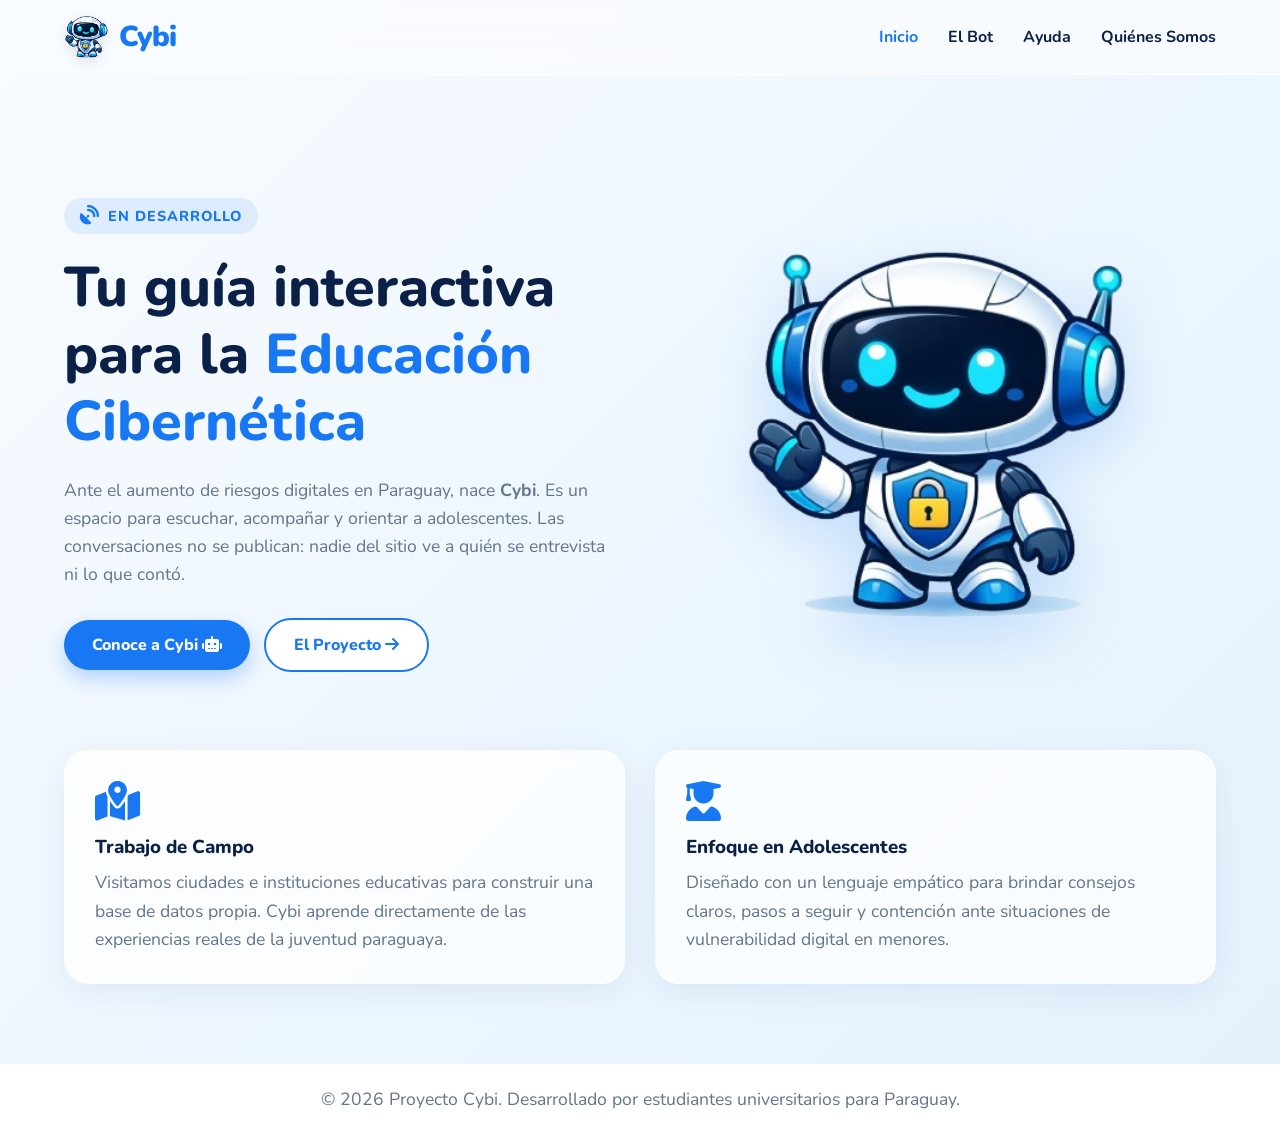
<file: index.html>
<!DOCTYPE html>
<html lang="es">
<head>
    <meta charset="UTF-8">
    <meta name="viewport" content="width=device-width, initial-scale=1.0">
    <title>Cybi | Educación Cibernética en Paraguay</title>
    <link rel="stylesheet" href="https://cdnjs.cloudflare.com/ajax/libs/font-awesome/6.4.0/css/all.min.css">
    <link rel="stylesheet" href="css/style.css">
</head>
<body>

    <header>
        <div class="container">
            <nav>
                <a href="index.html" class="logo-container">
                    <img src="img/cybi-logo.jpeg" alt="Logo Cybi" style="border-radius: 50%;">
                    <span class="logo-text">Cybi</span>
                </a>
                
                <button class="menu-toggle" id="mobile-menu-btn">
                    <i class="fa-solid fa-bars"></i>
                </button>

                <ul class="nav-links" id="nav-links">
                    <li><a href="index.html" style="color: var(--primary-blue);">Inicio</a></li>
                    <li><a href="chatbot.html">El Bot</a></li>
                    <li><a href="ayuda.html">Ayuda</a></li>
                    <li><a href="nosotros.html">Quiénes Somos</a></li>
                </ul>
            </nav>
        </div>
    </header>

    <main class="container">
        <section class="hero">
            <div class="hero-content">
                <div class="dev-badge">
                    <i class="fa-solid fa-satellite-dish"></i> EN DESARROLLO
                </div>
                
                <h1>Tu guía interactiva para la <span>Educación Cibernética</span></h1>
                
                <p>
                    Ante el aumento de riesgos digitales en Paraguay, nace <strong>Cybi</strong>.
                    Es un espacio para escuchar, acompañar y orientar a adolescentes. Las conversaciones no se publican: nadie del sitio ve a quién se entrevista ni lo que contó.
                </p>

                <div class="hero-buttons">
                    <a href="chatbot.html" class="btn btn-primary">Conoce a Cybi <i class="fa-solid fa-robot"></i></a>
                    <a href="nosotros.html" class="btn btn-secondary">El Proyecto <i class="fa-solid fa-arrow-right"></i></a>
                </div>
            </div>

            <div class="hero-image">
                <img src="img/cybi-logo.jpeg" alt="Cybi el Robot" style="border-radius: 30px;">
            </div>
        </section>

        <section style="margin-bottom: 80px; display: grid; grid-template-columns: repeat(auto-fit, minmax(280px, 1fr)); gap: 30px;">
            <div class="glass-card">
                <i class="fa-solid fa-map-location-dot" style="font-size: 2.5rem; color: var(--primary-blue); margin-bottom: 15px;"></i>
                <h3>Trabajo de Campo</h3>
                <p style="margin-top: 10px;">Visitamos ciudades e instituciones educativas para construir una base de datos propia. Cybi aprende directamente de las experiencias reales de la juventud paraguaya.</p>
            </div>
            
            <div class="glass-card">
                <i class="fa-solid fa-user-graduate" style="font-size: 2.5rem; color: var(--primary-blue); margin-bottom: 15px;"></i>
                <h3>Enfoque en Adolescentes</h3>
                <p style="margin-top: 10px;">Diseñado con un lenguaje empático para brindar consejos claros, pasos a seguir y contención ante situaciones de vulnerabilidad digital en menores.</p>
            </div>
        </section>
    </main>

    <footer>
        <div class="container">
            <p>&copy; 2026 Proyecto Cybi. Desarrollado por estudiantes universitarios para Paraguay.</p>
        </div>
    </footer>

    <script>
        const menuBtn = document.getElementById('mobile-menu-btn');
        const navLinks = document.getElementById('nav-links');

        menuBtn.addEventListener('click', () => {
            navLinks.classList.toggle('active');
            // Animación del ícono
            const icon = menuBtn.querySelector('i');
            if(navLinks.classList.contains('active')) {
                icon.classList.remove('fa-bars');
                icon.classList.add('fa-xmark');
            } else {
                icon.classList.remove('fa-xmark');
                icon.classList.add('fa-bars');
            }
        });
    </script>
</body>
</html>
</file>
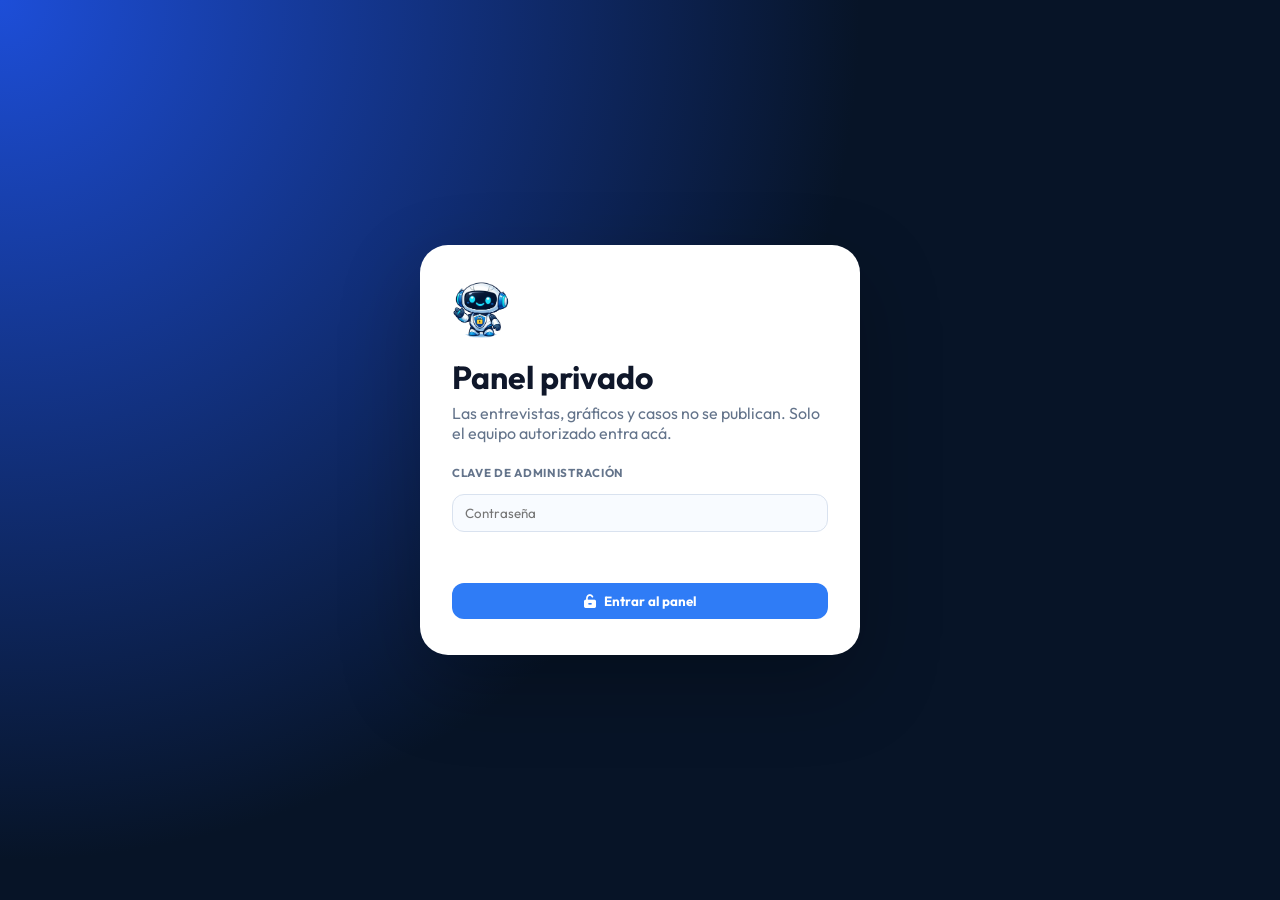
<file: admin/index.html>
<!DOCTYPE html>
<html lang="es">
<head>
    <meta charset="UTF-8">
    <meta name="robots" content="noindex,nofollow">
    <meta name="viewport" content="width=device-width, initial-scale=1.0">
    <title>Cybi Admin | Acceso</title>
    <link rel="stylesheet" href="https://cdnjs.cloudflare.com/ajax/libs/font-awesome/6.4.0/css/all.min.css">
    <link rel="stylesheet" href="css/admin.css">
</head>
<body class="login-body">
    <form class="login-card" id="login-form">
        <img src="../img/cybi-logo.jpeg" alt="Cybi">
        <h1>Panel privado</h1>
        <p>Las entrevistas, gráficos y casos no se publican. Solo el equipo autorizado entra acá.</p>
        <div class="field">
            <label for="admin-pass">Clave de administración</label>
            <input id="admin-pass" type="password" autocomplete="current-password" required placeholder="Contraseña">
        </div>
        <p class="help" id="login-help"></p>
        <button class="btn" type="submit" style="width:100%; justify-content:center;"><i class="fa-solid fa-unlock-keyhole"></i> Entrar al panel</button>
    </form>
    <script src="js/config.js"></script>
    <script src="js/auth.js"></script>
    <script src="js/login.js"></script>
</body>
</html>
</file>
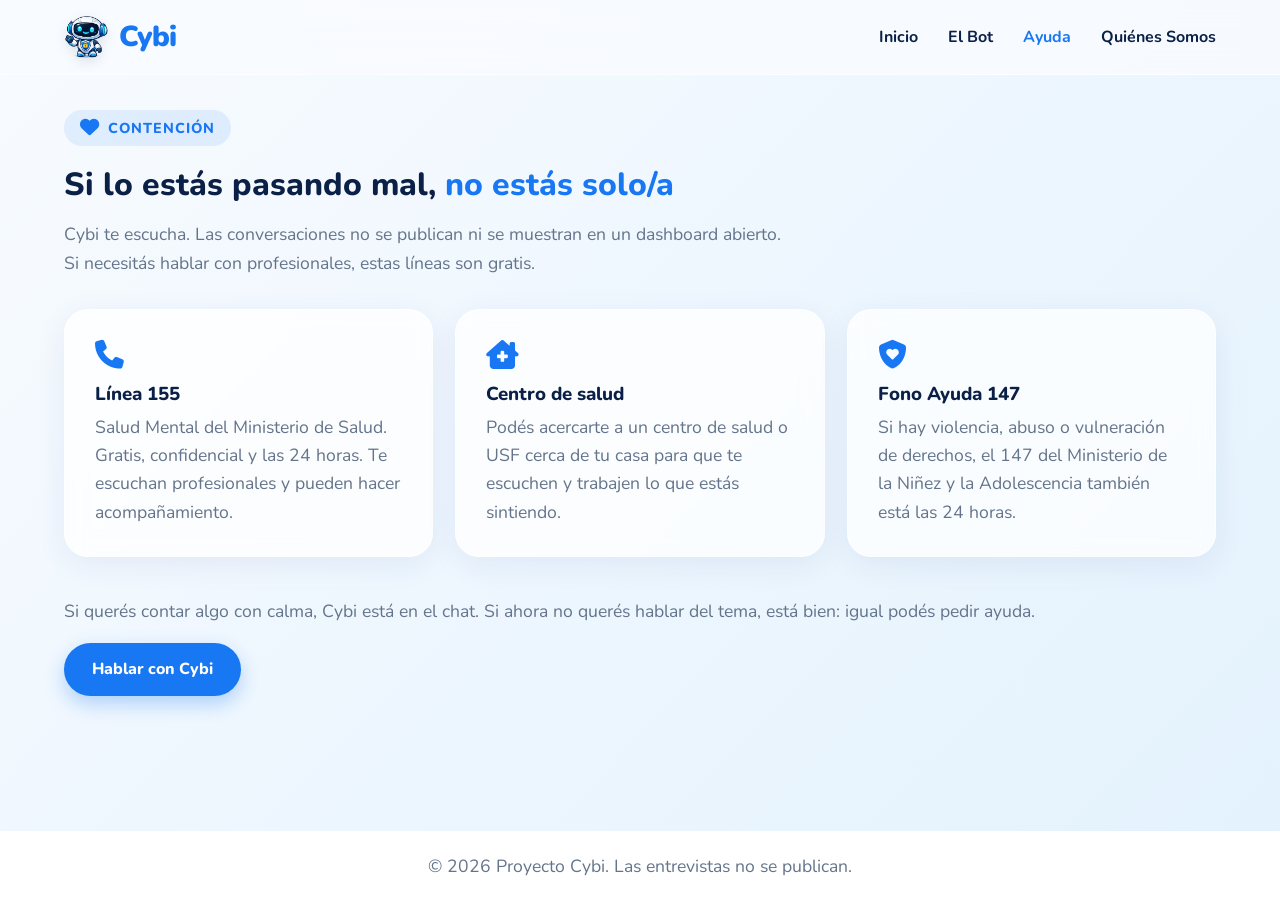
<file: ayuda.html>
<!DOCTYPE html>
<html lang="es">
<head>
    <meta charset="UTF-8">
    <meta name="viewport" content="width=device-width, initial-scale=1.0">
    <title>Cybi | Ayuda y contención</title>
    <link rel="stylesheet" href="https://cdnjs.cloudflare.com/ajax/libs/font-awesome/6.4.0/css/all.min.css">
    <link rel="stylesheet" href="css/style.css">
</head>
<body>
    <header>
        <div class="container">
            <nav>
                <a href="index.html" class="logo-container">
                    <img src="img/cybi-logo.jpeg" alt="Logo Cybi" style="border-radius: 50%;">
                    <span class="logo-text">Cybi</span>
                </a>
                <button class="menu-toggle" id="mobile-menu-btn"><i class="fa-solid fa-bars"></i></button>
                <ul class="nav-links" id="nav-links">
                    <li><a href="index.html">Inicio</a></li>
                    <li><a href="chatbot.html">El Bot</a></li>
                    <li><a href="ayuda.html" style="color: var(--primary-blue);">Ayuda</a></li>
                    <li><a href="nosotros.html">Quiénes Somos</a></li>
                </ul>
            </nav>
        </div>
    </header>

    <main class="container" style="margin-top: 110px; min-height: 70vh;">
        <div class="dev-badge"><i class="fa-solid fa-heart"></i> Contención</div>
        <h1>Si lo estás pasando mal, <span style="color:var(--primary-blue)">no estás solo/a</span></h1>
        <p style="max-width:720px;margin:16px 0 32px;">Cybi te escucha. Las conversaciones no se publican ni se muestran en un dashboard abierto. Si necesitás hablar con profesionales, estas líneas son gratis.</p>

        <section style="display:grid;grid-template-columns:repeat(auto-fit,minmax(260px,1fr));gap:22px;margin-bottom:40px;">
            <article class="glass-card">
                <i class="fa-solid fa-phone" style="font-size:1.8rem;color:var(--primary-blue);"></i>
                <h3 style="margin:12px 0 8px;">Línea 155</h3>
                <p>Salud Mental del Ministerio de Salud. Gratis, confidencial y las 24 horas. Te escuchan profesionales y pueden hacer acompañamiento.</p>
            </article>
            <article class="glass-card">
                <i class="fa-solid fa-house-chimney-medical" style="font-size:1.8rem;color:var(--primary-blue);"></i>
                <h3 style="margin:12px 0 8px;">Centro de salud</h3>
                <p>Podés acercarte a un centro de salud o USF cerca de tu casa para que te escuchen y trabajen lo que estás sintiendo.</p>
            </article>
            <article class="glass-card">
                <i class="fa-solid fa-shield-heart" style="font-size:1.8rem;color:var(--primary-blue);"></i>
                <h3 style="margin:12px 0 8px;">Fono Ayuda 147</h3>
                <p>Si hay violencia, abuso o vulneración de derechos, el 147 del Ministerio de la Niñez y la Adolescencia también está las 24 horas.</p>
            </article>
        </section>

        <p>Si querés contar algo con calma, Cybi está en el chat. Si ahora no querés hablar del tema, está bien: igual podés pedir ayuda.</p>
        <p style="margin-top:18px;"><a class="btn btn-primary" href="chatbot.html">Hablar con Cybi</a></p>
    </main>

    <footer>
        <div class="container">
            <p>&copy; 2026 Proyecto Cybi. Las entrevistas no se publican.</p>
        </div>
    </footer>
    <script>
        const menuBtn = document.getElementById('mobile-menu-btn');
        const navLinks = document.getElementById('nav-links');
        menuBtn.addEventListener('click', () => {
            navLinks.classList.toggle('active');
            const icon = menuBtn.querySelector('i');
            icon.classList.toggle('fa-bars');
            icon.classList.toggle('fa-xmark');
        });
    </script>
</body>
</html>
</file>
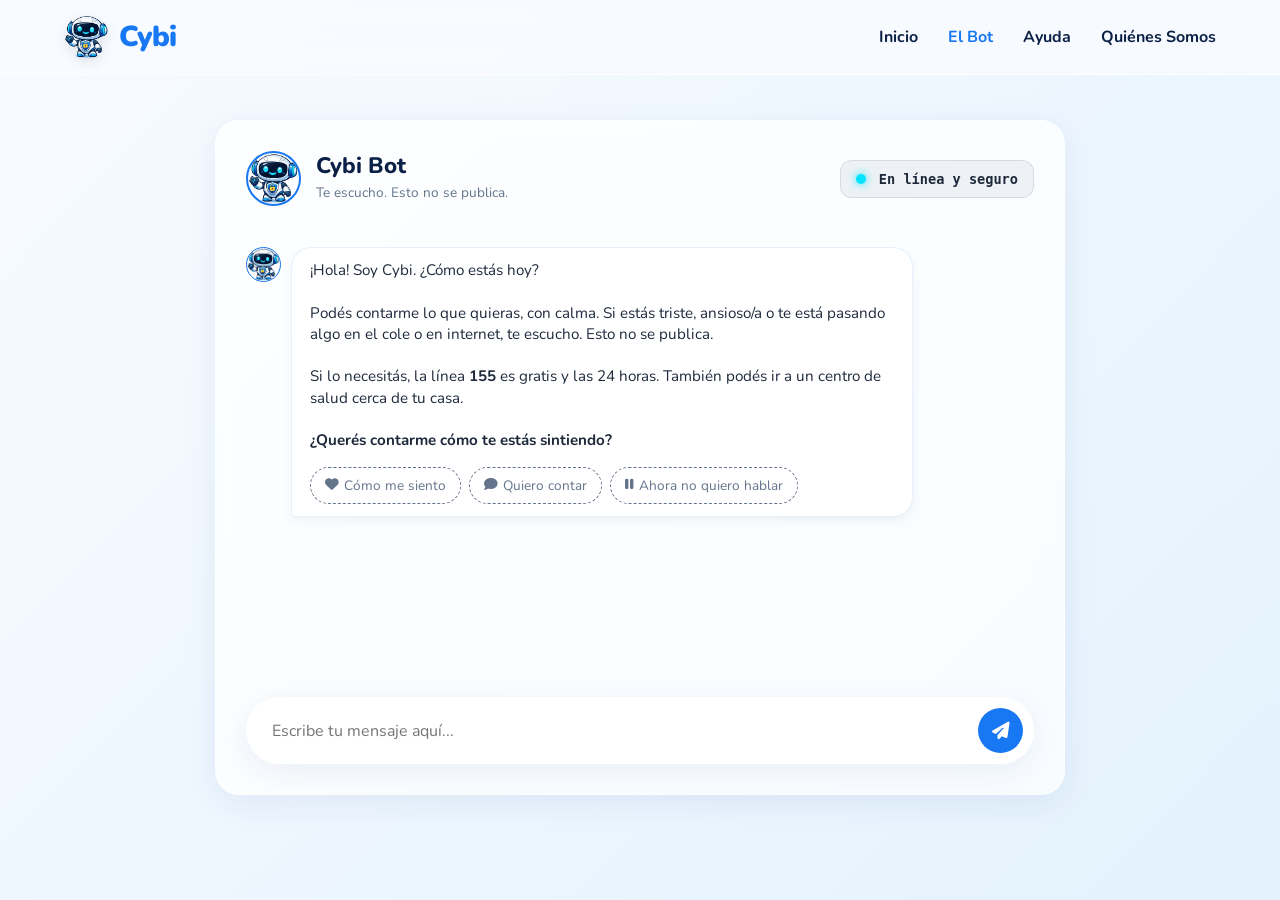
<file: chatbot.html>
<!DOCTYPE html>
<html lang="es">
<head>
    <meta charset="UTF-8">
    <meta name="viewport" content="width=device-width, initial-scale=1.0">
    <title>Cybi | Chat Educativo Seguro</title>
    <link rel="stylesheet" href="https://cdnjs.cloudflare.com/ajax/libs/font-awesome/6.4.0/css/all.min.css">
    
    <link rel="stylesheet" href="css/style.css">
    <link rel="stylesheet" href="css/chat.css">
</head>
<body>

    <header>
        <div class="container">
            <nav>
                <a href="index.html" class="logo-container">
                    <img src="img/cybi-logo.jpeg" alt="Logo Cybi" style="border-radius: 50%;">
                    <span class="logo-text">Cybi</span>
                </a>
                
                <button class="menu-toggle" id="mobile-menu-btn">
                    <i class="fa-solid fa-bars"></i>
                </button>

                <ul class="nav-links" id="nav-links">
                    <li><a href="index.html">Inicio</a></li>
                    <li><a href="chatbot.html" style="color: var(--primary-blue);">El Bot</a></li>
                    <li><a href="ayuda.html">Ayuda</a></li>
                    <li><a href="nosotros.html">Quiénes Somos</a></li>
                </ul>
            </nav>
        </div>
    </header>

    <main class="container" style="margin-top: 100px;">
        
        <div class="chat-preview-container glass-card">
            
            <div class="chat-header">
                <div class="chat-profile">
                    <img src="img/cybi-logo.jpeg" alt="Cybi Avatar">
                    <div>
                        <h2 style="font-size: 1.4rem; margin-bottom: 2px; color: var(--dark-blue);">Cybi Bot</h2>
                        <p style="font-size: 0.85rem; margin: 0; color: var(--text-light);">Te escucho. Esto no se publica.</p>
                    </div>
                </div>
                
                <div class="system-status">
                    <div>
                        <span class="status-dot" id="status-dot"></span> 
                        <strong id="status-text">Estado: Conectando...</strong>
                    </div>
                </div>
            </div>

            <div class="chat-window" id="chat-window">
                
                <div class="message-row bot">
                    <img src="img/cybi-logo.jpeg" alt="Cybi" style="width: 35px; height: 35px; border-radius: 50%; margin-right: 10px; border: 1px solid var(--primary-blue);">
                    <div class="chat-bubble bot-bubble">
                        ¡Hola! Soy Cybi. ¿Cómo estás hoy?<br><br>
                        Podés contarme lo que quieras, con calma. Si estás triste, ansioso/a o te está pasando algo en el cole o en internet, te escucho. Esto no se publica.<br><br>
                        Si lo necesitás, la línea <strong>155</strong> es gratis y las 24 horas. También podés ir a un centro de salud cerca de tu casa.<br><br>
                        <strong>¿Querés contarme cómo te estás sintiendo?</strong>
                        <div class="suggestions-container" id="suggestions">
                            <div class="suggestion-chip" onclick="window.usarSugerencia('Hola Cybi, hoy me siento ')">
                                <i class="fa-solid fa-heart"></i> Cómo me siento
                            </div>
                            <div class="suggestion-chip" onclick="window.usarSugerencia('Quiero contar algo que me está pasando ')">
                                <i class="fa-solid fa-comment"></i> Quiero contar
                            </div>
                            <div class="suggestion-chip" onclick="window.usarSugerencia('Ahora no quiero hablar de lo que me pasa, pero igual quería escribirte ')">
                                <i class="fa-solid fa-pause"></i> Ahora no quiero hablar
                            </div>
                        </div>
                    </div>
                </div>

            </div>

            <div class="chat-input-preview">
                <input type="text" id="chat-input" placeholder="Conectando con el servidor seguro..." disabled autocomplete="off">
                <button id="send-btn" title="Enviar Mensaje" disabled>
                    <i class="fa-solid fa-lock"></i>
                </button>
            </div>

        </div>

    </main>

    <script>
        const menuBtn = document.getElementById('mobile-menu-btn');
        const navLinks = document.getElementById('nav-links');

        menuBtn.addEventListener('click', () => {
            navLinks.classList.toggle('active');
            const icon = menuBtn.querySelector('i');
            if(navLinks.classList.contains('active')) {
                icon.classList.remove('fa-bars');
                icon.classList.add('fa-xmark');
            } else {
                icon.classList.remove('fa-xmark');
                icon.classList.add('fa-bars');
            }
        });
    </script>
    
    <script src="js/chat.js"></script>
</body>
</html>
</file>
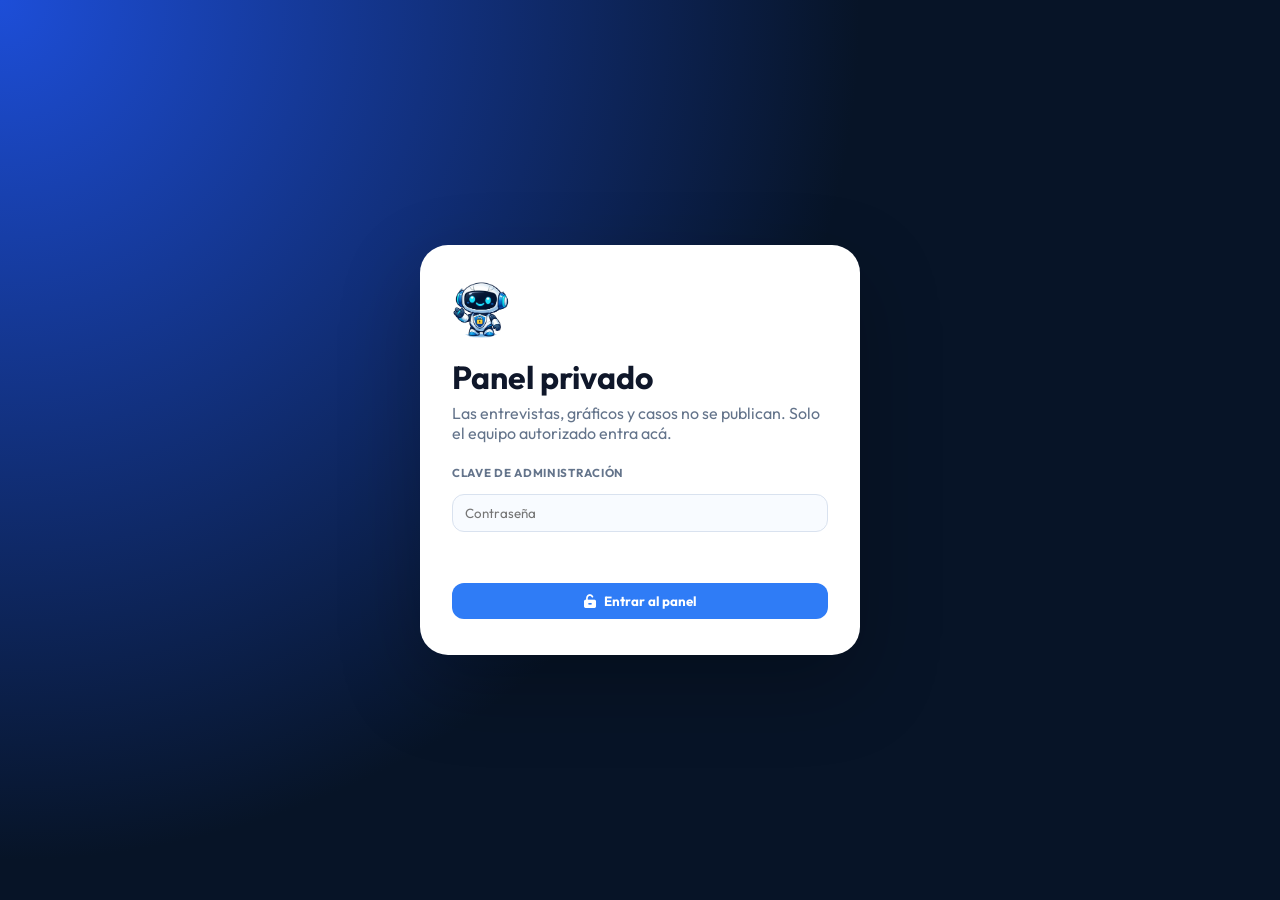
<file: cybi-admin-panel.html>
<!DOCTYPE html>
<html lang="es">
<head>
    <meta charset="UTF-8">
    <title>Cybi Admin</title>
    <meta http-equiv="refresh" content="0; url=admin/index.html">
</head>
<body>
    <p>El panel se movió. <a href="admin/index.html">Entrar al admin</a></p>
</body>
</html>
</file>
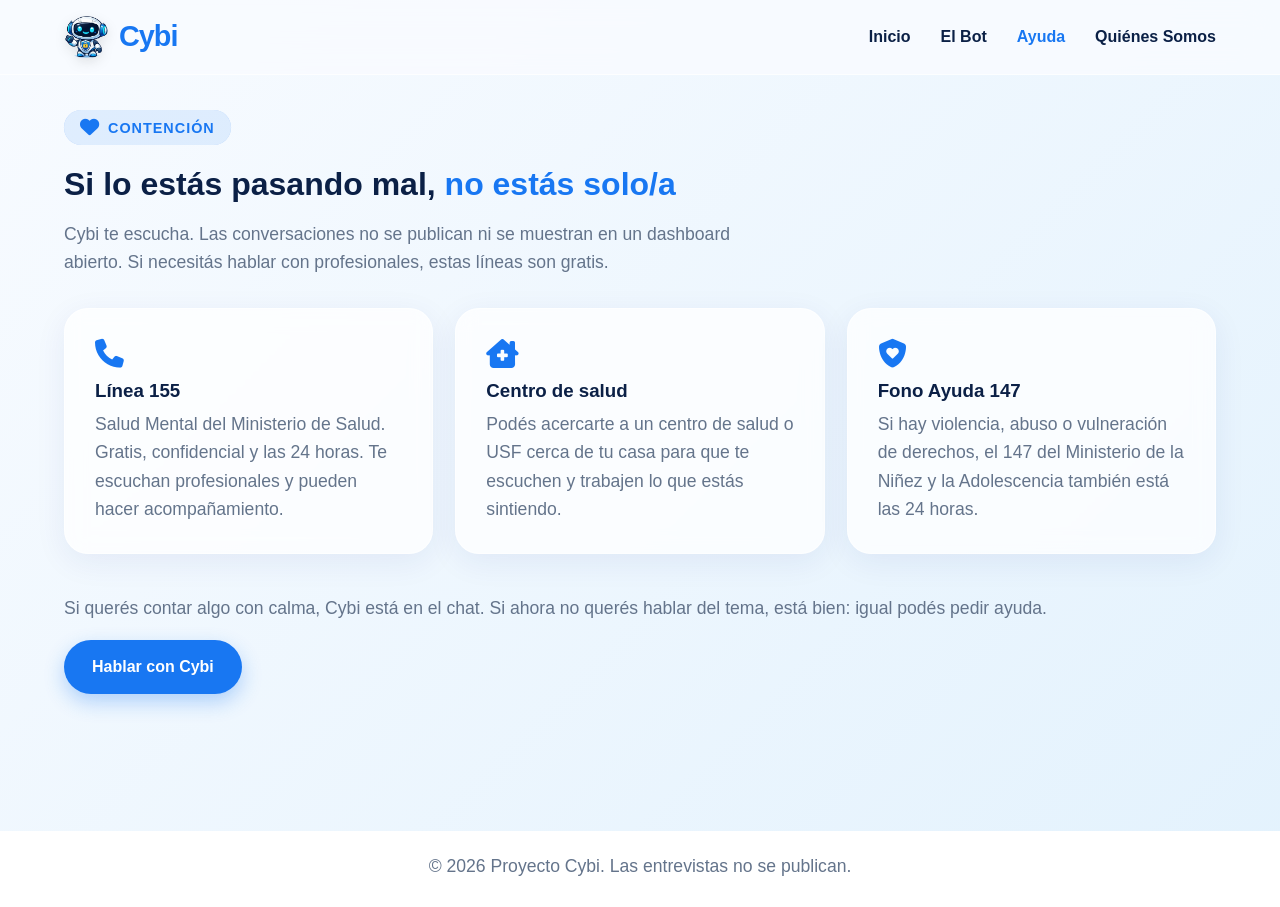
<file: estadisticas.html>
<!DOCTYPE html>
<html lang="es">
<head>
    <meta charset="UTF-8">
    <title>Sección privada | Cybi</title>
    <meta http-equiv="refresh" content="0; url=ayuda.html">
    <link rel="stylesheet" href="css/style.css">
</head>
<body>
    <main class="container" style="margin-top:80px;">
        <h1>Esta sección ya no es pública</h1>
        <p>Las estadísticas, entrevistas y conversaciones pasaron al panel privado del equipo. El público no puede ver a quién se entrevista ni los chats.</p>
        <p><a href="ayuda.html">Ir a Ayuda</a> · <a href="index.html">Inicio</a></p>
    </main>
</body>
</html>
</file>
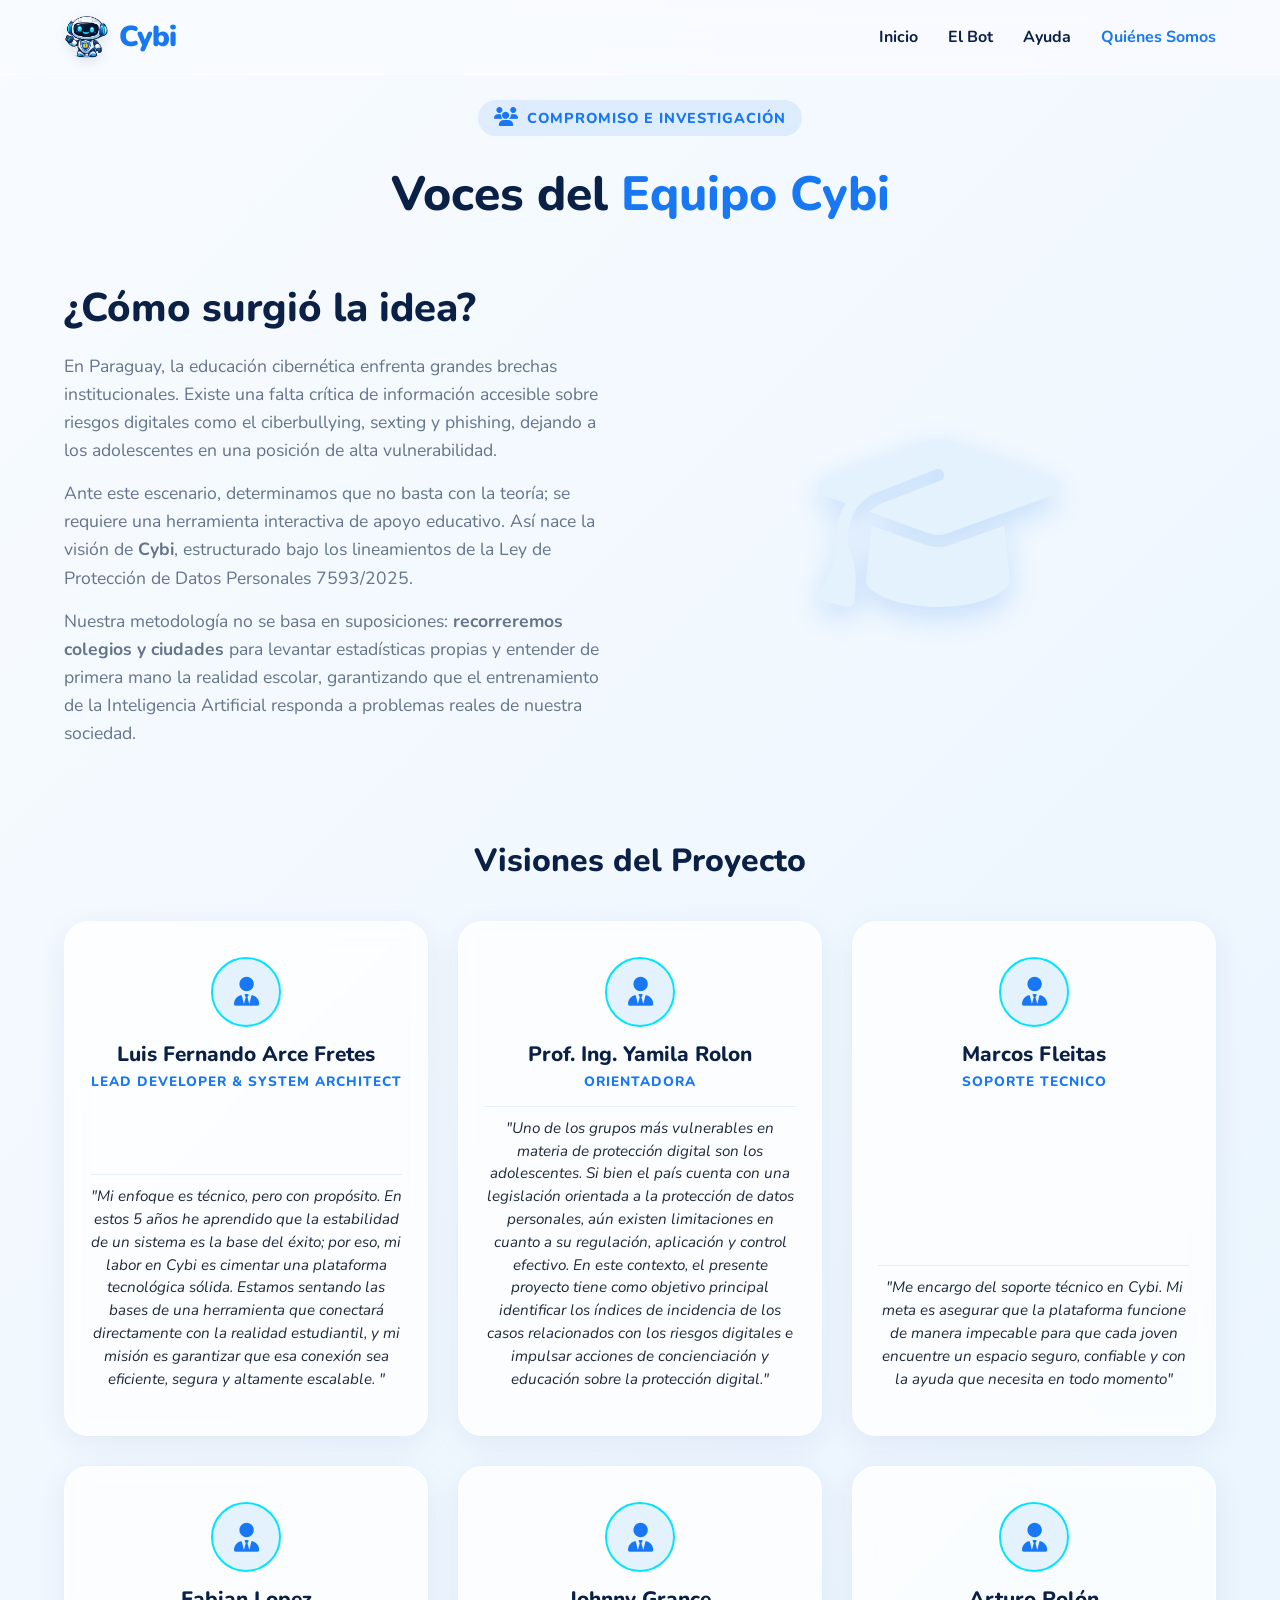
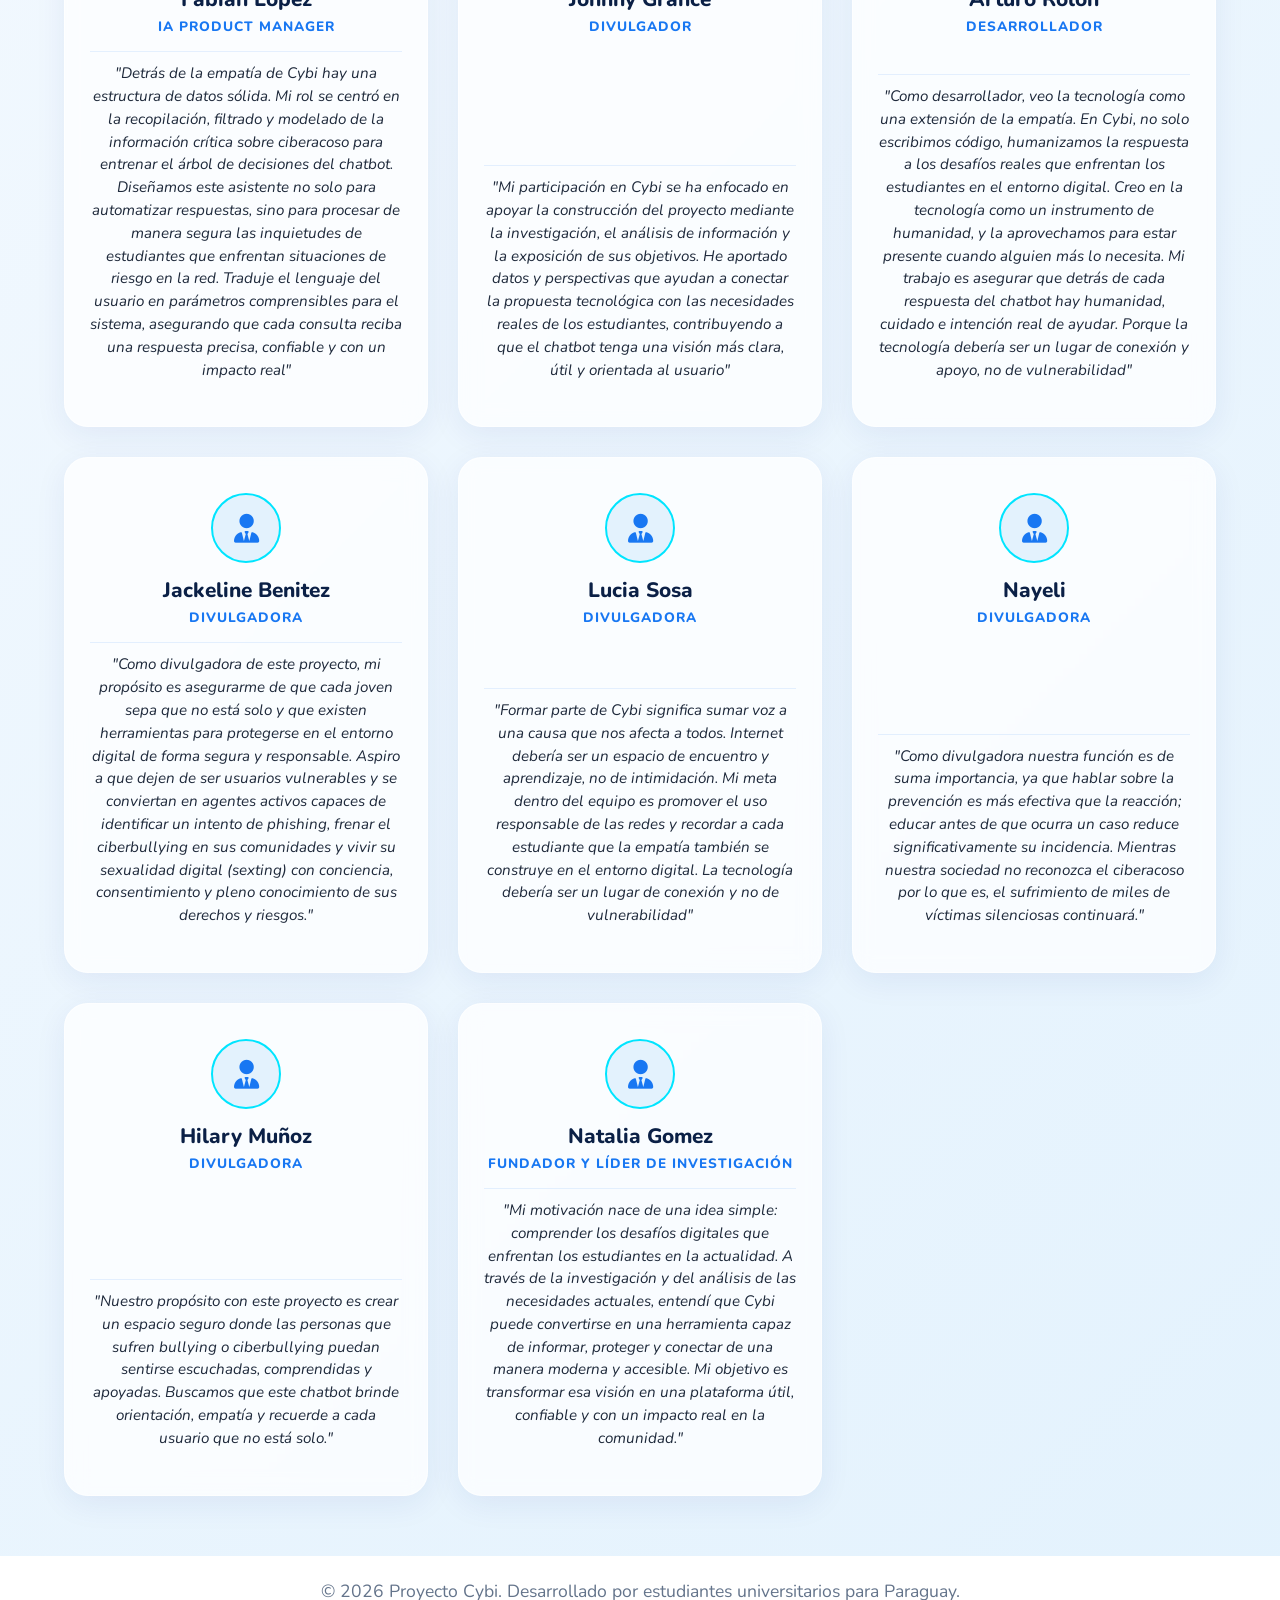
<file: nosotros.html>
<!DOCTYPE html>
<html lang="es">
<head>
    <meta charset="UTF-8">
    <meta name="viewport" content="width=device-width, initial-scale=1.0">
    <title>Cybi | Nuestro Equipo e Impacto</title>
    <link rel="stylesheet" href="https://cdnjs.cloudflare.com/ajax/libs/font-awesome/6.4.0/css/all.min.css">
    <link rel="stylesheet" href="css/style.css">
    
    <style>
        .about-header {
            text-align: center;
            margin-bottom: 60px;
        }

        .story-section {
            display: flex;
            gap: 40px;
            align-items: center;
            margin-bottom: 80px;
        }

        .story-text {
            flex: 1;
        }

        .story-text h2 {
            font-size: 2.5rem;
            margin-bottom: 20px;
            color: var(--dark-blue);
        }

        .story-text p {
            margin-bottom: 15px;
            font-size: 1.1rem;
        }

        .story-icon {
            flex: 1;
            display: flex;
            justify-content: center;
            font-size: 12rem;
            color: var(--light-blue);
            text-shadow: 0 10px 30px rgba(24, 119, 242, 0.2);
        }

        /* Grid adaptado para mostrar las declaraciones profesionales */
        .team-grid {
            display: grid;
            grid-template-columns: repeat(auto-fit, minmax(280px, 1fr));
            gap: 30px;
            margin-bottom: 60px;
        }

        .team-member {
            text-align: center;
            padding: 35px 25px;
            display: flex;
            flex-direction: column;
            justify-content: space-between;
            height: 100%;
        }

        .team-avatar {
            width: 70px;
            height: 70px;
            background: var(--light-blue);
            border-radius: 50%;
            display: flex;
            align-items: center;
            justify-content: center;
            margin: 0 auto 15px auto;
            font-size: 1.8rem;
            color: var(--primary-blue);
            border: 2px solid var(--cyan-accent);
        }

        .team-member h3 {
            font-size: 1.3rem;
            margin-bottom: 5px;
            color: var(--dark-blue);
        }

        .team-member .role {
            font-size: 0.85rem;
            color: var(--primary-blue);
            font-weight: 800;
            text-transform: uppercase;
            letter-spacing: 1px;
            margin-bottom: 15px;
        }

        .team-quote {
            font-size: 0.95rem;
            line-height: 1.5;
            color: var(--text-dark);
            font-style: italic;
            position: relative;
            padding: 10px 0;
            border-top: 1px solid rgba(24, 119, 242, 0.1);
            margin-top: auto;
        }

        /* Ajustes extra para móviles */
        @media (max-width: 768px) {
            .story-section {
                flex-direction: column;
                text-align: center;
            }
            .story-icon {
                display: none;
            }
        }
        
        @media (max-width: 576px) {
            .about-header h1 { font-size: 2.2rem; }
            .story-text h2 { font-size: 2rem; }
            .team-grid { grid-template-columns: 1fr; }
            .team-member { padding: 25px 20px; }
        }
    </style>
</head>
<body>

    <header>
        <div class="container">
            <nav>
                <a href="index.html" class="logo-container">
                    <img src="img/cybi-logo.jpeg" alt="Logo Cybi" style="border-radius: 50%;">
                    <span class="logo-text">Cybi</span>
                </a>
                
                <button class="menu-toggle" id="mobile-menu-btn">
                    <i class="fa-solid fa-bars"></i>
                </button>

                <ul class="nav-links" id="nav-links">
                    <li><a href="index.html">Inicio</a></li>
                    <li><a href="chatbot.html">El Bot</a></li>
                    <li><a href="ayuda.html">Ayuda</a></li>
                    <li><a href="nosotros.html" style="color: var(--primary-blue);">Quiénes Somos</a></li>
                </ul>
            </nav>
        </div>
    </header>

    <main class="container" style="margin-top: 100px; min-height: 70vh;">
        
        <div class="about-header">
            <div class="dev-badge">
                <i class="fa-solid fa-users"></i> Compromiso e Investigación
            </div>
            <h1 style="font-size: 3rem; margin-top: 10px;">Voces del <span style="color: var(--primary-blue);">Equipo Cybi</span></h1>
        </div>

        <div class="story-section">
            <div class="story-text">
                <h2>¿Cómo surgió la idea?</h2>
                <p>
                    En Paraguay, la educación cibernética enfrenta grandes brechas institucionales. Existe una falta crítica de información accesible sobre riesgos digitales como el ciberbullying, sexting y phishing, dejando a los adolescentes en una posición de alta vulnerabilidad.
                </p>
                <p>
                    Ante este escenario, determinamos que no basta con la teoría; se requiere una herramienta interactiva de apoyo educativo. Así nace la visión de <strong>Cybi</strong>, estructurado bajo los lineamientos de la Ley de Protección de Datos Personales 7593/2025.
                </p>
                <p>
                    Nuestra metodología no se basa en suposiciones: <strong>recorreremos colegios y ciudades</strong> para levantar estadísticas propias y entender de primera mano la realidad escolar, garantizando que el entrenamiento de la Inteligencia Artificial responda a problemas reales de nuestra sociedad.
                </p>
            </div>
            <div class="story-icon">
                <i class="fa-solid fa-graduation-cap"></i>
            </div>
        </div>

        <h2 style="text-align: center; margin-bottom: 40px; font-size: 2rem;">Visiones del Proyecto</h2>
        <div class="team-grid">
            
            <div class="glass-card team-member">
                <div>
                    <div class="team-avatar"><i class="fa-solid fa-user-tie"></i></div>
                    <h3>Luis Fernando Arce Fretes</h3>
                    <div class="role">Lead Developer & System Architect</div>
                </div>
                <p class="team-quote">
                    "Mi enfoque es técnico, pero con propósito. En estos 5 años he aprendido que la estabilidad de un sistema es la base del éxito; por eso, mi labor en Cybi es cimentar una plataforma tecnológica sólida. Estamos sentando las bases de una herramienta que conectará directamente con la realidad estudiantil, y mi misión es garantizar que esa conexión sea eficiente, segura y altamente escalable. "
                </p>
            </div>

            <div class="glass-card team-member">
                <div>
                    <div class="team-avatar"><i class="fa-solid fa-user-tie"></i></div>
                    <h3>Prof. Ing. Yamila Rolon</h3>
                    <div class="role">Orientadora</div>
                </div>
                <p class="team-quote">
                    "Uno de los grupos más vulnerables en materia de protección digital son los adolescentes. Si bien el país cuenta con una legislación orientada a la protección de datos personales, aún existen limitaciones en cuanto a su regulación, aplicación y control efectivo. En este contexto, el presente proyecto tiene como objetivo principal identificar los índices de incidencia de los casos relacionados con los riesgos digitales e impulsar acciones de concienciación y educación sobre la protección digital."
                </p>
            </div>

            <div class="glass-card team-member">
                <div>
                    <div class="team-avatar"><i class="fa-solid fa-user-tie"></i></div>
                    <h3>Marcos Fleitas</h3>
                    <div class="role">Soporte Tecnico</div>
                </div>
                <p class="team-quote">
                    "Me encargo del soporte técnico en Cybi. Mi meta es asegurar que la plataforma funcione de manera impecable para que cada joven encuentre un espacio seguro, confiable y con la ayuda que necesita en todo momento"
                </p>
            </div>

            <div class="glass-card team-member">
                <div>
                    <div class="team-avatar"><i class="fa-solid fa-user-tie"></i></div>
                    <h3>Fabian Lopez</h3>
                    <div class="role">IA Product Manager</div>
                </div>
                <p class="team-quote">
                    "Detrás de la empatía de Cybi hay una estructura de datos sólida. Mi rol se centró en la recopilación, filtrado y modelado de la información crítica sobre ciberacoso para entrenar el árbol de decisiones del chatbot. Diseñamos este asistente no solo para automatizar respuestas, sino para procesar de manera segura las inquietudes de estudiantes que enfrentan situaciones de riesgo en la red. Traduje el lenguaje del usuario en parámetros comprensibles para el sistema, asegurando que cada consulta reciba una respuesta precisa, confiable y con un impacto real"
                </p>
            </div>

            <div class="glass-card team-member">
                <div>
                    <div class="team-avatar"><i class="fa-solid fa-user-tie"></i></div>
                    <h3>Johnny Grance</h3>
                    <div class="role">Divulgador</div>
                </div>
                <p class="team-quote">
                    "Mi participación en Cybi se ha enfocado en apoyar la construcción del proyecto mediante la investigación, el análisis de información y la exposición de sus objetivos. He aportado datos y perspectivas que ayudan a conectar la propuesta tecnológica con las necesidades reales de los estudiantes, contribuyendo a que el chatbot tenga una visión más clara, útil y orientada al usuario"
                </p>
            </div>

            <div class="glass-card team-member">
                <div>
                    <div class="team-avatar"><i class="fa-solid fa-user-tie"></i></div>
                    <h3>Arturo Rolón</h3>
                    <div class="role">Desarrollador</div>
                </div>
                <p class="team-quote">
                    "Como desarrollador, veo la tecnología como una extensión de la empatía. En Cybi, no solo escribimos código, humanizamos la respuesta a los desafíos reales que enfrentan los estudiantes en el entorno digital. Creo en la tecnología como un instrumento de humanidad, y la aprovechamos para estar presente cuando alguien más lo necesita. Mi trabajo es asegurar que detrás de cada respuesta del chatbot hay humanidad, cuidado e intención real de ayudar. Porque la tecnología debería ser un lugar de conexión y apoyo, no de vulnerabilidad"
                </p>
            </div>

            <div class="glass-card team-member">
                <div>
                    <div class="team-avatar"><i class="fa-solid fa-user-tie"></i></div>
                    <h3>Jackeline Benitez</h3>
                    <div class="role">Divulgadora</div>
                </div>
                <p class="team-quote">
                    "Como divulgadora de este proyecto, mi propósito es asegurarme de que cada joven sepa que no está solo y que existen herramientas para protegerse en el entorno digital de forma segura y responsable. Aspiro a que dejen de ser usuarios vulnerables y se conviertan en agentes activos capaces de identificar un intento de phishing, frenar el ciberbullying en sus comunidades y vivir su sexualidad digital (sexting) con conciencia, consentimiento y pleno conocimiento de sus derechos y riesgos."
                </p>
            </div>

            <div class="glass-card team-member">
                <div>
                    <div class="team-avatar"><i class="fa-solid fa-user-tie"></i></div>
                    <h3>Lucia Sosa</h3>
                    <div class="role">Divulgadora</div>
                </div>
                <p class="team-quote">
                    "Formar parte de Cybi significa sumar voz a una causa que nos afecta a todos. Internet debería ser un espacio de encuentro y aprendizaje, no de intimidación. Mi meta dentro del equipo es promover el uso responsable de las redes y recordar a cada estudiante que la empatía también se construye en el entorno digital. La tecnología debería ser un lugar de conexión y no de vulnerabilidad"
                </p>
            </div>

                        <div class="glass-card team-member">
                <div>
                    <div class="team-avatar"><i class="fa-solid fa-user-tie"></i></div>
                    <h3>Nayeli</h3>
                    <div class="role">Divulgadora</div>
                </div>
                <p class="team-quote">
                    "Como divulgadora nuestra función es de suma importancia, ya que hablar sobre la prevención es más efectiva que la reacción; educar antes de que ocurra un caso reduce significativamente su incidencia. Mientras nuestra sociedad no reconozca el ciberacoso por lo que es, el sufrimiento de miles de víctimas silenciosas continuará."
                </p>
            </div>

            <div class="glass-card team-member">
                <div>
                    <div class="team-avatar"><i class="fa-solid fa-user-tie"></i></div>
                    <h3>Hilary Muñoz</h3>
                    <div class="role">Divulgadora</div>
                </div>
                <p class="team-quote">
                    "Nuestro propósito con este proyecto es crear un espacio seguro donde las personas que sufren bullying o ciberbullying puedan sentirse escuchadas, comprendidas y apoyadas. Buscamos que este chatbot brinde orientación, empatía y recuerde a cada usuario que no está solo."
                </p>
            </div>

            <div class="glass-card team-member">
                <div>
                    <div class="team-avatar"><i class="fa-solid fa-user-tie"></i></div>
                    <h3>Natalia Gomez</h3>
                    <div class="role">Fundador y líder de investigación</div>
                </div>
                <p class="team-quote">
                    "Mi motivación nace de una idea simple: comprender los desafíos digitales que enfrentan los estudiantes en la actualidad. A través de la investigación y del análisis de las necesidades actuales, entendí que Cybi puede convertirse en una herramienta capaz de informar, proteger y conectar de una manera moderna y accesible. Mi objetivo es transformar esa visión en una plataforma útil, confiable y con un impacto real en la comunidad."
                </p>
            </div>

        </div>

    </main>

    <footer>
        <div class="container">
            <p>&copy; 2026 Proyecto Cybi. Desarrollado por estudiantes universitarios para Paraguay.</p>
        </div>
    </footer>

    <script>
        const menuBtn = document.getElementById('mobile-menu-btn');
        const navLinks = document.getElementById('nav-links');

        menuBtn.addEventListener('click', () => {
            navLinks.classList.toggle('active');
            // Animación del ícono
            const icon = menuBtn.querySelector('i');
            if(navLinks.classList.contains('active')) {
                icon.classList.remove('fa-bars');
                icon.classList.add('fa-xmark');
            } else {
                icon.classList.remove('fa-xmark');
                icon.classList.add('fa-bars');
            }
        });
    </script>
</body>
</html>
</file>
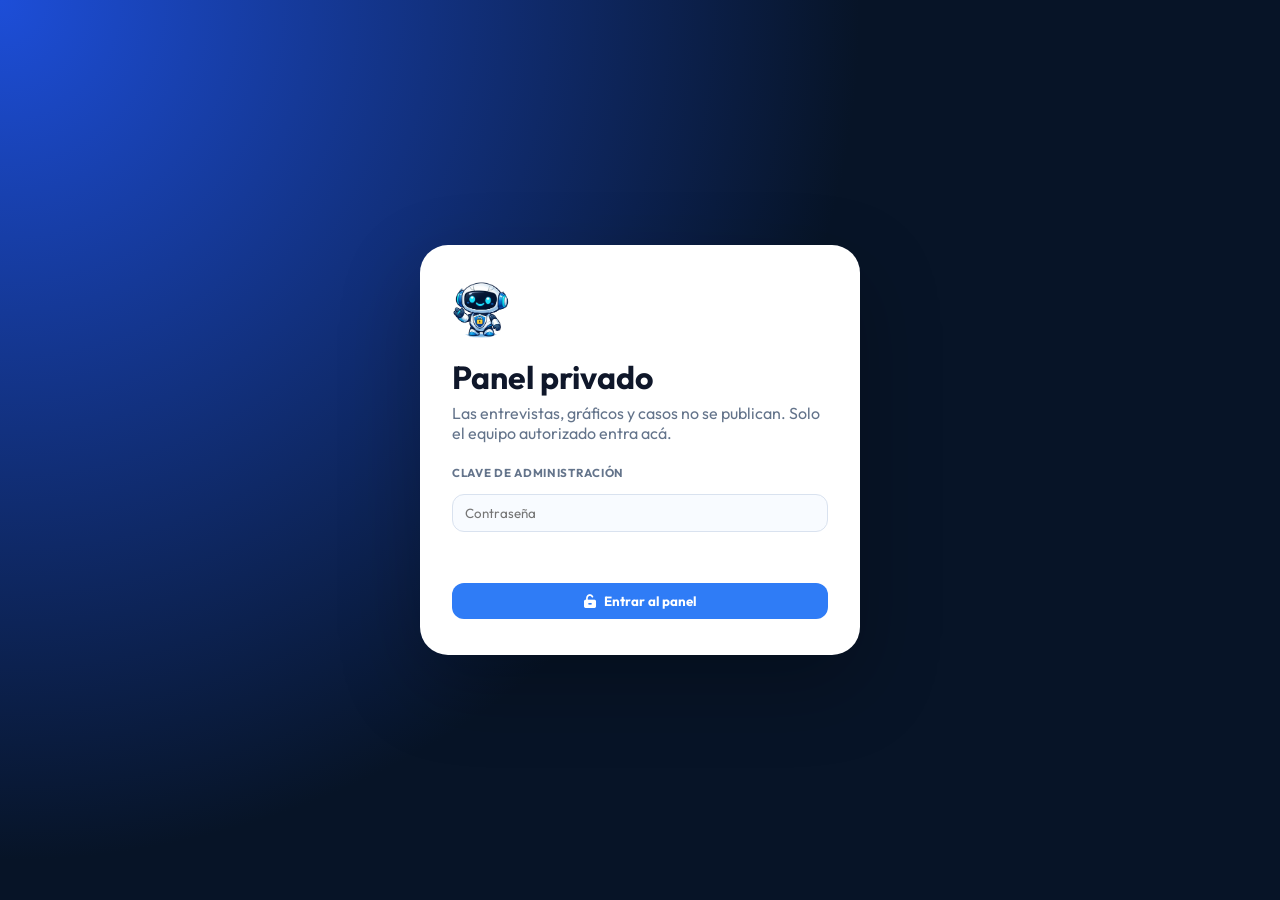
<file: admin/alertas.html>
<!DOCTYPE html>
<html lang="es">
<head>
    <meta charset="UTF-8">
    <meta name="robots" content="noindex,nofollow">
    <meta name="viewport" content="width=device-width, initial-scale=1.0">
    <title>Cybi Admin | Alertas</title>
    <link rel="stylesheet" href="https://cdnjs.cloudflare.com/ajax/libs/font-awesome/6.4.0/css/all.min.css">
    <link rel="stylesheet" href="css/admin.css">
</head>
<body class="admin-body" data-page="alertas">
    <aside id="sidebar"></aside>
    <div class="admin-wrap">
        <header id="topbar"></header>
        <main class="page">
            <div id="a-status" class="status">Cargando...</div>
            <section class="kpis">
                <article class="kpi"><span>Críticos (5)</span><strong id="a-criticas">0</strong><b>Prioridad máxima</b></article>
                <article class="kpi"><span>Alertas (4-5)</span><strong id="a-altas">0</strong><b>Cola de seguimiento</b></article>
                <article class="kpi"><span>Posibles víctimas</span><strong id="a-victimas">0</strong><b>Acoso / bullying</b></article>
                <article class="kpi"><span>Sin derivación</span><strong id="a-pendientes">0</strong><b>Revisar 155</b></article>
            </section>
            <section class="card">
                <h2>Cola de seguimiento</h2>
                <div class="table-wrap">
                    <table class="data">
                        <thead>
                            <tr>
                                <th>Fecha</th>
                                <th>Lugar</th>
                                <th>Severidad</th>
                                <th>Perfil</th>
                                <th>Derivación</th>
                                <th>Señales</th>
                                <th></th>
                            </tr>
                        </thead>
                        <tbody id="a-body"></tbody>
                    </table>
                </div>
            </section>
        </main>
    </div>
    <script src="js/config.js"></script>
    <script src="js/auth.js"></script>
    <script src="js/api.js"></script>
    <script src="js/analytics.js"></script>
    <script src="js/layout.js"></script>
    <script src="js/alertas.js"></script>
</body>
</html>
</file>
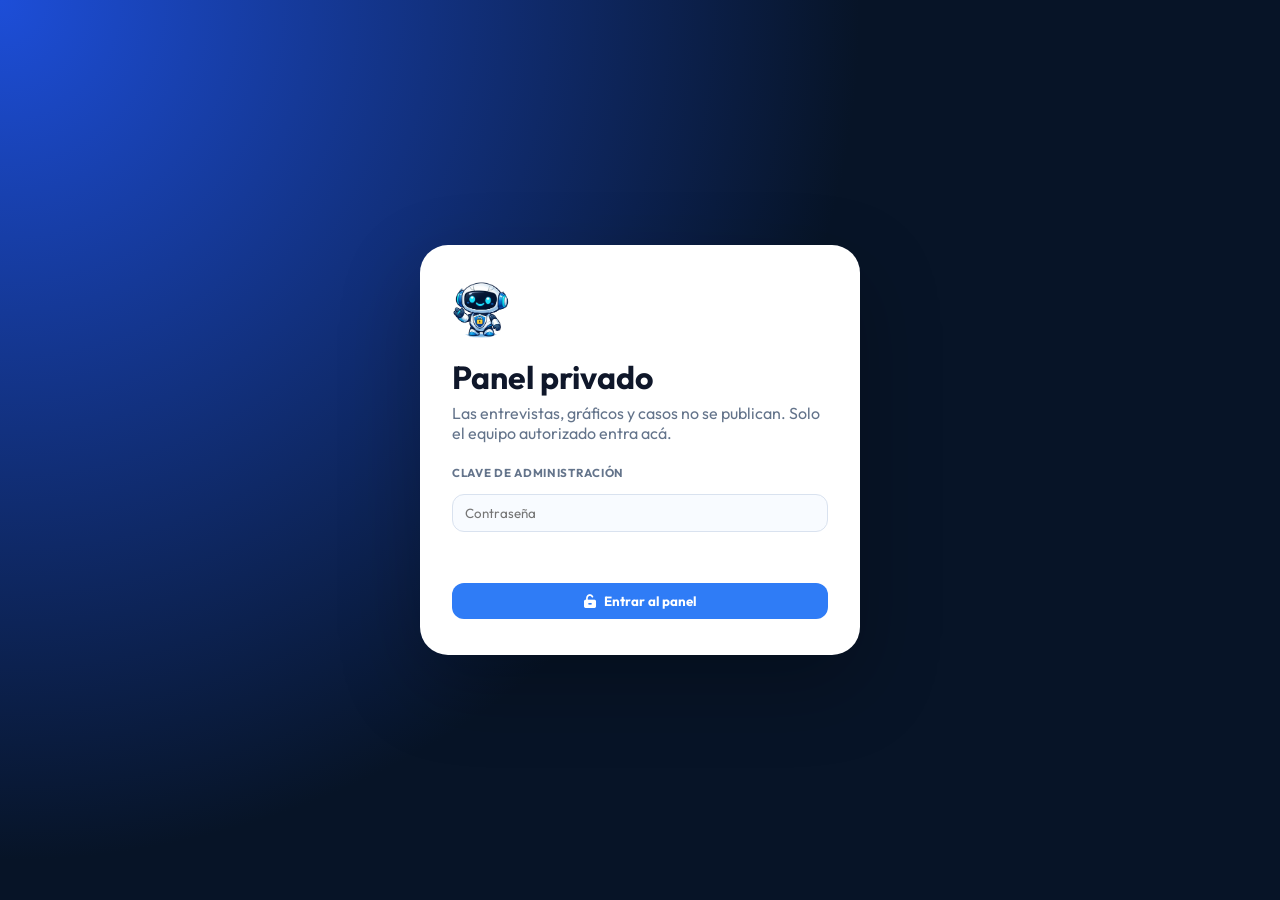
<file: admin/casos.html>
<!DOCTYPE html>
<html lang="es">
<head>
    <meta charset="UTF-8">
    <meta name="robots" content="noindex,nofollow">
    <meta name="viewport" content="width=device-width, initial-scale=1.0">
    <title>Cybi Admin | Casos</title>
    <link rel="stylesheet" href="https://cdnjs.cloudflare.com/ajax/libs/font-awesome/6.4.0/css/all.min.css">
    <link rel="stylesheet" href="css/admin.css">
</head>
<body class="admin-body" data-page="casos">
    <aside id="sidebar"></aside>
    <div class="admin-wrap">
        <header id="topbar"></header>
        <main class="page">
            <div id="casos-status" class="status">Cargando...</div>
            <section class="filters">
                <div class="field"><label>Buscar</label><input id="f-q" placeholder="ciudad, colegio, riesgo..."></div>
                <div class="field"><label>Ciudad</label><select id="f-ciudad"><option value="all">Todas</option></select></div>
                <div class="field"><label>Colegio</label><select id="f-colegio"><option value="all">Todos</option></select></div>
                <div class="field"><label>Estado</label><select id="f-estado"><option value="all">Todos</option><option value="pendiente">Pendiente</option><option value="aprobado">Aprobado</option><option value="rechazado">Rechazado</option></select></div>
                <div class="field"><label>Severidad</label><select id="f-severidad"><option value="all">Todas</option><option>1</option><option>2</option><option>3</option><option>4</option><option>5</option></select></div>
                <div class="field"><label>Víctima</label><select id="f-victima"><option value="all">Todas</option><option value="si">Sí</option><option value="no">No</option></select></div>
                <div class="field"><label>Desde</label><input id="f-desde" type="date"></div>
                <div class="field"><label>Hasta</label><input id="f-hasta" type="date"></div>
                <button class="btn ghost" id="btn-csv" type="button"><i class="fa-solid fa-file-csv"></i> CSV</button>
            </section>
            <section class="card">
                <div class="table-wrap">
                    <table class="data">
                        <thead>
                            <tr>
                                <th>Fecha</th>
                                <th>Lugar</th>
                                <th>Edad</th>
                                <th>Riesgos / señales</th>
                                <th>Sev.</th>
                                <th>Víctima</th>
                                <th>Estado</th>
                                <th></th>
                            </tr>
                        </thead>
                        <tbody id="casos-body"></tbody>
                    </table>
                </div>
                <div class="pager">
                    <span id="casos-meta">0 casos</span>
                    <div>
                        <button class="btn ghost small" id="prev-page" type="button">Anterior</button>
                        <button class="btn ghost small" id="next-page" type="button">Siguiente</button>
                    </div>
                </div>
            </section>
            <section class="card" id="drawer" style="display:none;">
                <div style="display:flex;justify-content:space-between;gap:12px;align-items:center;margin-bottom:12px;">
                    <h2>Revisión del caso</h2>
                    <button class="btn ghost small" id="d-close" type="button">Cerrar</button>
                </div>
                <div id="d-meta"></div>
                <div class="field" style="margin:12px 0;"><label>Notas internas</label><textarea id="d-notas" placeholder="Observación del equipo..."></textarea></div>
                <div style="display:flex;gap:8px;flex-wrap:wrap;margin-bottom:12px;">
                    <button class="btn ok small" id="d-aprobar" type="button">Aprobar</button>
                    <button class="btn warn small" id="d-pendiente" type="button">Dejar pendiente</button>
                    <button class="btn danger small" id="d-rechazar" type="button">Descartar</button>
                </div>
                <div id="d-chat" class="transcript-body" style="min-height:240px;max-height:420px;background:#ece5dd;border-radius:16px;"></div>
            </section>
        </main>
    </div>
    <script src="js/config.js"></script>
    <script src="js/auth.js"></script>
    <script src="js/api.js"></script>
    <script src="js/analytics.js"></script>
    <script src="js/layout.js"></script>
    <script src="js/casos.js"></script>
</body>
</html>
</file>
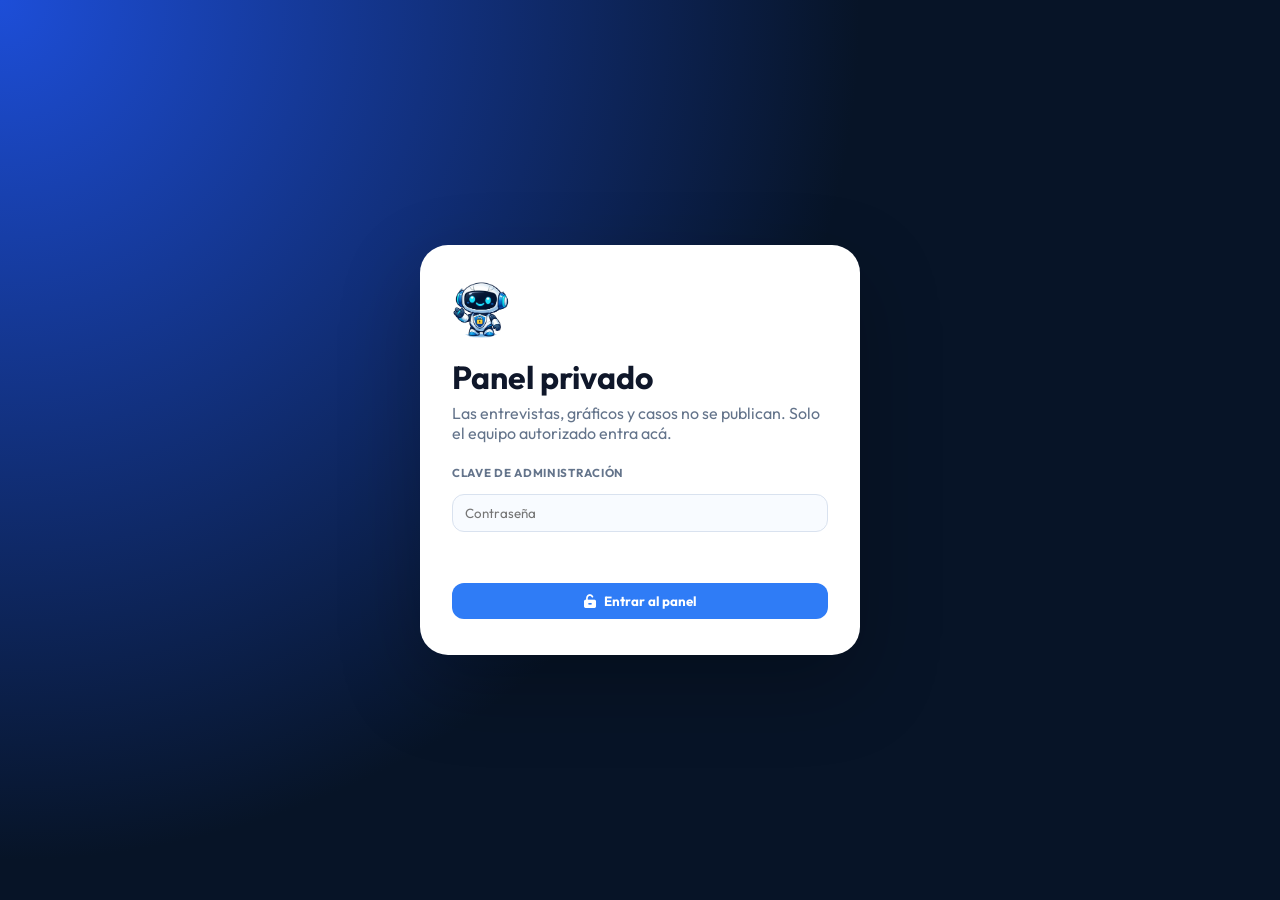
<file: admin/conversaciones.html>
<!DOCTYPE html>
<html lang="es">
<head>
    <meta charset="UTF-8">
    <meta name="robots" content="noindex,nofollow">
    <meta name="viewport" content="width=device-width, initial-scale=1.0">
    <title>Cybi Admin | Conversaciones</title>
    <link rel="stylesheet" href="https://cdnjs.cloudflare.com/ajax/libs/font-awesome/6.4.0/css/all.min.css">
    <link rel="stylesheet" href="css/admin.css">
</head>
<body class="admin-body" data-page="conversaciones">
    <aside id="sidebar"></aside>
    <div class="admin-wrap">
        <header id="topbar"></header>
        <main class="page">
            <div id="c-status" class="status">Cargando...</div>
            <section class="filters">
                <div class="field"><label>Buscar</label><input id="c-q" placeholder="ciudad o colegio"></div>
                <label class="field" style="flex-direction:row;align-items:center;gap:10px;">
                    <input id="c-alertas" type="checkbox">
                    <span>Solo severidad 4 o 5</span>
                </label>
                <button class="btn ghost" id="c-print" type="button"><i class="fa-solid fa-print"></i> Imprimir vista</button>
            </section>
            <section class="split">
                <div class="list" id="c-list"></div>
                <article class="transcript">
                    <div class="transcript-head" id="t-head">Elegí una conversación</div>
                    <div class="transcript-body" id="t-body"><p class="empty">Nadie del sitio público puede leer esto. Solo el equipo.</p></div>
                </article>
            </section>
        </main>
    </div>
    <script src="js/config.js"></script>
    <script src="js/auth.js"></script>
    <script src="js/api.js"></script>
    <script src="js/analytics.js"></script>
    <script src="js/layout.js"></script>
    <script src="js/conversaciones.js"></script>
</body>
</html>
</file>
<file: css/style.css>
/* =========================================
   CYBI - Hoja de Estilos Global (100% Responsive)
   ========================================= */

@import url('https://fonts.googleapis.com/css2?family=Nunito:wght@400;600;800;900&display=swap');

:root {
    /* Paleta de colores basada en el logo de Cybi */
    --primary-blue: #1877F2;
    --dark-blue: #0B2046;
    --light-blue: #E3F2FD;
    --cyan-accent: #00E5FF;
    --gold-shield: #FFD54F;
    --text-dark: #1E293B;
    --text-light: #64748B;
    --white: #FFFFFF;
    --bg-gradient: linear-gradient(135deg, #F8FBFF 0%, #E3F2FD 100%);
    
    /* Variables de diseño */
    --border-radius: 24px;
    --glass-bg: rgba(255, 255, 255, 0.75);
    --glass-border: 1px solid rgba(255, 255, 255, 0.6);
    --shadow-soft: 0 8px 32px 0 rgba(31, 38, 135, 0.07);
    --shadow-hover: 0 12px 40px 0 rgba(24, 119, 242, 0.15);
}

* {
    margin: 0;
    padding: 0;
    box-sizing: border-box;
}

body {
    font-family: 'Nunito', sans-serif;
    background: var(--bg-gradient);
    color: var(--text-dark);
    min-height: 100vh;
    display: flex;
    flex-direction: column;
    overflow-x: hidden;
}

/* --- Tipografía --- */
h1, h2, h3 {
    font-weight: 800;
    color: var(--dark-blue);
    line-height: 1.2;
}

p {
    font-size: 1.1rem;
    line-height: 1.6;
    color: var(--text-light);
}

/* --- Utilidades --- */
.container {
    width: 90%;
    max-width: 1200px;
    margin: 0 auto;
}

/* Etiqueta de "En Desarrollo" */
.dev-badge {
    display: inline-flex;
    align-items: center;
    gap: 8px;
    background: rgba(24, 119, 242, 0.1);
    color: var(--primary-blue);
    padding: 8px 16px;
    border-radius: 50px;
    font-weight: 800;
    font-size: 0.9rem;
    text-transform: uppercase;
    letter-spacing: 1px;
    margin-bottom: 20px;
    animation: pulse 2s infinite;
}

.dev-badge i { font-size: 1.2rem; }

/* --- Navegación Header --- */
header {
    width: 100%;
    padding: 15px 0;
    position: fixed;
    top: 0;
    z-index: 1000;
    backdrop-filter: blur(15px);
    -webkit-backdrop-filter: blur(15px);
    background: rgba(248, 251, 255, 0.85);
    border-bottom: var(--glass-border);
}

nav {
    display: flex;
    justify-content: space-between;
    align-items: center;
}

.logo-container {
    display: flex;
    align-items: center;
    gap: 10px;
    text-decoration: none;
}

.logo-container img {
    width: 45px;
    height: auto;
    filter: drop-shadow(0 4px 6px rgba(0,0,0,0.1));
}

.logo-text {
    font-size: 1.8rem;
    font-weight: 900;
    color: var(--primary-blue);
    letter-spacing: -1px;
}

/* Enlaces del menú escritorio */
.nav-links {
    display: flex;
    gap: 30px;
    list-style: none;
    align-items: center;
}

.nav-links a {
    text-decoration: none;
    color: var(--dark-blue);
    font-weight: 700;
    transition: color 0.3s ease;
    position: relative;
    padding: 5px 0;
}

.nav-links a:hover {
    color: var(--primary-blue);
}

.nav-links a::after {
    content: '';
    position: absolute;
    bottom: 0;
    left: 0;
    width: 0%;
    height: 3px;
    background: var(--cyan-accent);
    transition: width 0.3s ease;
    border-radius: 5px;
}

.nav-links a:hover::after { width: 100%; }

/* Botón Hamburguesa (Oculto en PC) */
.menu-toggle {
    display: none;
    font-size: 1.8rem;
    color: var(--primary-blue);
    cursor: pointer;
    background: transparent;
    border: none;
}

/* --- Responsive Navegación Móvil --- */
@media (max-width: 992px) {
    .menu-toggle {
        display: block;
    }

    .nav-links {
        position: fixed;
        top: 76px; /* Altura del header */
        right: -100%; /* Oculto fuera de la pantalla */
        flex-direction: column;
        background: rgba(248, 251, 255, 0.98);
        backdrop-filter: blur(15px);
        width: 100%;
        height: calc(100vh - 76px);
        text-align: center;
        transition: right 0.4s cubic-bezier(0.77, 0, 0.175, 1);
        padding-top: 40px;
        gap: 35px;
        border-top: var(--glass-border);
    }

    .nav-links.active {
        right: 0; /* Muestra el menú */
    }

    .nav-links a {
        font-size: 1.4rem;
        display: block;
        width: 100%;
    }
}

/* --- Hero Section (Inicio) --- */
.hero {
    margin-top: 120px;
    padding: 40px 0;
    display: flex;
    align-items: center;
    justify-content: space-between;
    min-height: 70vh;
}

.hero-content {
    flex: 1;
    padding-right: 40px;
}

.hero h1 {
    font-size: 3.5rem;
    margin-bottom: 20px;
}

.hero h1 span { color: var(--primary-blue); }
.hero p { margin-bottom: 30px; }

.hero-image {
    flex: 1;
    display: flex;
    justify-content: center;
}

.hero-image img {
    width: 100%;
    max-width: 400px;
    animation: float 4s ease-in-out infinite;
    filter: drop-shadow(0 20px 30px rgba(24, 119, 242, 0.2));
}

/* Botones */
.btn {
    display: inline-block;
    padding: 14px 28px;
    border-radius: 50px;
    font-weight: 800;
    text-decoration: none;
    transition: all 0.3s ease;
    font-size: 1rem;
    cursor: pointer;
    border: none;
    text-align: center;
}

.btn-primary {
    background: var(--primary-blue);
    color: var(--white);
    box-shadow: 0 8px 20px rgba(24, 119, 242, 0.3);
}

.btn-primary:hover {
    background: var(--dark-blue);
    transform: translateY(-3px);
}

.btn-secondary {
    background: var(--white);
    color: var(--primary-blue);
    border: 2px solid var(--primary-blue);
    margin-left: 10px;
}

.btn-secondary:hover {
    background: var(--light-blue);
    transform: translateY(-3px);
}

/* --- Glassmorphism Cards --- */
.glass-card {
    background: var(--glass-bg);
    border-radius: var(--border-radius);
    padding: 30px;
    box-shadow: var(--shadow-soft);
    border: var(--glass-border);
    backdrop-filter: blur(10px);
    -webkit-backdrop-filter: blur(10px);
}

/* --- Animaciones --- */
@keyframes float {
    0% { transform: translateY(0px); }
    50% { transform: translateY(-15px); }
    100% { transform: translateY(0px); }
}

@keyframes pulse {
    0% { box-shadow: 0 0 0 0 rgba(24, 119, 242, 0.3); }
    70% { box-shadow: 0 0 0 10px rgba(24, 119, 242, 0); }
    100% { box-shadow: 0 0 0 0 rgba(24, 119, 242, 0); }
}

/* --- Responsive General & Chatbot --- */
@media (max-width: 992px) {
    .hero { flex-direction: column; text-align: center; margin-top: 100px; padding: 20px 0;}
    .hero-content { padding-right: 0; margin-bottom: 40px; }
    .hero h1 { font-size: 2.8rem; }
    .btn-secondary { margin-left: 0; margin-top: 15px; }
}

@media (max-width: 576px) {
    .container { width: 92%; }
    .hero h1 { font-size: 2.2rem; }
    .hero p { font-size: 1rem; }
    .hero-buttons { display: flex; flex-direction: column; gap: 10px; }
    .btn { width: 100%; margin: 0; }
    .glass-card { padding: 20px; }
}

/* Footer */
footer {
    background: var(--white);
    padding: 20px 0;
    text-align: center;
    margin-top: auto;
    border-top: var(--glass-border);
}
</file>
<file: admin/css/admin.css>
@import url('https://fonts.googleapis.com/css2?family=Outfit:wght@400;500;600;700;800&display=swap');

:root {
    --sidebar: #071427;
    --sidebar-2: #0b2046;
    --accent: #2f7cf6;
    --accent-2: #22d3ee;
    --ok: #10b981;
    --warn: #f59e0b;
    --danger: #ef4444;
    --bg: #e8eef6;
    --card: #ffffff;
    --line: #d9e2ef;
    --text: #0f172a;
    --muted: #64748b;
    --shadow: 0 14px 40px rgba(7, 20, 39, 0.08);
    --radius: 18px;
}

* { box-sizing: border-box; margin: 0; padding: 0; }

html, body { min-height: 100%; }

body {
    font-family: Outfit, sans-serif;
    background: var(--bg);
    color: var(--text);
}

button, input, select, textarea { font-family: inherit; }

a { color: inherit; }

.admin-body { display: flex; min-height: 100vh; }

#sidebar {
    width: 260px;
    background: linear-gradient(180deg, var(--sidebar) 0%, var(--sidebar-2) 100%);
    color: #e8f1ff;
    display: flex;
    flex-direction: column;
    padding: 22px 16px;
    position: sticky;
    top: 0;
    height: 100vh;
    z-index: 30;
}

#sidebar .brand {
    display: flex;
    gap: 12px;
    align-items: center;
    text-decoration: none;
    color: white;
    padding: 8px 8px 22px;
    border-bottom: 1px solid rgba(255,255,255,.08);
    margin-bottom: 18px;
}

#sidebar .brand img {
    width: 42px;
    height: 42px;
    border-radius: 50%;
    object-fit: cover;
    border: 2px solid var(--accent-2);
}

#sidebar .brand strong { display: block; font-size: 1.05rem; }
#sidebar .brand span { font-size: 0.75rem; color: #93c5fd; }

#sidebar nav { display: flex; flex-direction: column; gap: 6px; flex: 1; }

#sidebar nav a {
    display: flex;
    align-items: center;
    gap: 10px;
    text-decoration: none;
    color: #c5d4ea;
    padding: 11px 12px;
    border-radius: 12px;
    font-weight: 600;
    font-size: 0.95rem;
}

#sidebar nav a:hover, #sidebar nav a.active {
    background: rgba(47, 124, 246, 0.22);
    color: white;
}

.sidebar-foot { display: flex; flex-direction: column; gap: 8px; padding-top: 12px; }
.sidebar-foot a, .sidebar-foot button {
    background: transparent;
    border: 0;
    color: #93c5fd;
    text-align: left;
    cursor: pointer;
    font-size: 0.88rem;
    padding: 8px 10px;
    text-decoration: none;
}

.admin-wrap { flex: 1; min-width: 0; display: flex; flex-direction: column; }

#topbar {
    display: flex;
    justify-content: space-between;
    align-items: center;
    padding: 18px 28px;
    gap: 16px;
}

.top-left { display: flex; align-items: center; gap: 14px; }
.top-left h1 { font-size: 1.35rem; letter-spacing: -0.03em; }
.eyebrow { font-size: 0.72rem; text-transform: uppercase; letter-spacing: 0.12em; color: var(--muted); font-weight: 700; }
.top-actions { display: flex; align-items: center; gap: 10px; }
.clock { color: var(--muted); font-size: 0.85rem; }

.page { padding: 0 28px 40px; }

.btn, .icon-btn {
    border: 0;
    cursor: pointer;
    display: inline-flex;
    align-items: center;
    gap: 8px;
    font-weight: 700;
}

.btn {
    background: var(--accent);
    color: white;
    border-radius: 12px;
    padding: 10px 14px;
}

.btn:hover { filter: brightness(1.05); }
.btn.ghost { background: white; color: var(--text); border: 1px solid var(--line); }
.btn.ok { background: var(--ok); }
.btn.danger { background: var(--danger); }
.btn.warn { background: var(--warn); color: #1f2937; }
.btn.small { padding: 7px 10px; font-size: 0.8rem; }

.icon-btn {
    width: 40px; height: 40px; justify-content: center;
    border-radius: 12px; background: white; border: 1px solid var(--line);
}

.kpis { display: grid; grid-template-columns: repeat(4, 1fr); gap: 14px; margin-bottom: 18px; }
.kpi {
    background: var(--card);
    border-radius: var(--radius);
    padding: 18px;
    box-shadow: var(--shadow);
}
.kpi span { color: var(--muted); font-size: 0.8rem; font-weight: 650; }
.kpi strong { display: block; font-size: 1.85rem; margin-top: 6px; letter-spacing: -0.04em; }
.kpi b { color: var(--accent); font-size: 0.78rem; }

.grid-2 { display: grid; grid-template-columns: 1.4fr 1fr; gap: 16px; }
.grid-3 { display: grid; grid-template-columns: repeat(3, 1fr); gap: 16px; }
.card {
    background: var(--card);
    border-radius: var(--radius);
    box-shadow: var(--shadow);
    padding: 18px 18px 14px;
    margin-bottom: 16px;
}
.card h2 { font-size: 1rem; margin-bottom: 14px; }
.canvas-wrap { position: relative; height: 280px; }

.filters {
    display: flex;
    flex-wrap: wrap;
    gap: 10px;
    background: var(--card);
    padding: 14px;
    border-radius: var(--radius);
    box-shadow: var(--shadow);
    margin-bottom: 16px;
    align-items: end;
}

.field { display: flex; flex-direction: column; gap: 6px; min-width: 140px; flex: 1; }
.field label { font-size: 0.72rem; font-weight: 700; color: var(--muted); text-transform: uppercase; letter-spacing: .06em; }
.field input, .field select, .field textarea {
    border: 1px solid var(--line);
    background: #f8fbff;
    border-radius: 12px;
    padding: 10px 12px;
    color: var(--text);
    outline: none;
}
.field textarea { min-height: 90px; resize: vertical; }

.table-wrap { overflow: auto; }
table.data { width: 100%; border-collapse: collapse; font-size: 0.92rem; }
table.data th { text-align: left; font-size: 0.75rem; letter-spacing: .06em; text-transform: uppercase; color: var(--muted); padding: 10px; border-bottom: 1px solid var(--line); }
table.data td { padding: 12px 10px; border-bottom: 1px solid #eef2f7; vertical-align: top; }
table.data tr:hover td { background: #f7fbff; }

.badge { display: inline-flex; align-items: center; border-radius: 999px; padding: 4px 9px; font-size: 0.72rem; font-weight: 800; }
.badge.pendiente { background: #fef3c7; color: #92400e; }
.badge.aprobado { background: #d1fae5; color: #065f46; }
.badge.rechazado { background: #fee2e2; color: #991b1b; }
.sev { font-weight: 800; }
.sev.s4, .sev.s5 { color: var(--danger); }
.chip { display: inline-block; background: #e8f0fe; color: #1e3a8a; border-radius: 999px; padding: 3px 8px; margin: 2px; font-size: 0.72rem; font-weight: 700; }

.pager { display: flex; justify-content: space-between; align-items: center; gap: 10px; margin-top: 12px; color: var(--muted); font-size: 0.88rem; }

.split { display: grid; grid-template-columns: 360px 1fr; gap: 16px; min-height: 70vh; }
.list { background: var(--card); border-radius: var(--radius); box-shadow: var(--shadow); overflow: auto; }
.list-item { padding: 14px 16px; border-bottom: 1px solid #eef2f7; cursor: pointer; }
.list-item:hover, .list-item.active { background: #f1f7ff; }
.list-item small { color: var(--muted); display: block; margin-top: 4px; }

.transcript {
    background: #ece5dd;
    border-radius: var(--radius);
    min-height: 70vh;
    display: flex;
    flex-direction: column;
    overflow: hidden;
    box-shadow: var(--shadow);
}
.transcript-head { background: var(--sidebar-2); color: white; padding: 14px 16px; display: flex; justify-content: space-between; gap: 10px; }
.transcript-body { flex: 1; overflow: auto; padding: 16px; display: flex; flex-direction: column; gap: 10px; }
.bubble { max-width: 78%; padding: 10px 12px; border-radius: 16px; line-height: 1.45; font-size: 0.92rem; }
.bubble.user { align-self: flex-end; background: #dbeafe; }
.bubble.bot { align-self: flex-start; background: white; }
.alert-banner { background: #fee2e2; color: #991b1b; padding: 10px 12px; border-radius: 12px; font-weight: 700; }

.empty { text-align: center; padding: 40px 16px; color: var(--muted); }
.status { padding: 12px 14px; border-radius: 12px; background: #e0f2fe; color: #075985; font-weight: 650; margin-bottom: 16px; }
.status.bad { background: #fee2e2; color: #991b1b; }

.login-body {
    min-height: 100vh;
    display: grid;
    place-items: center;
    background: radial-gradient(circle at top left, #1d4ed8, #071427 55%);
    padding: 24px;
}
.login-card {
    width: min(440px, 100%);
    background: white;
    border-radius: 28px;
    padding: 36px 32px;
    box-shadow: 0 30px 80px rgba(0,0,0,.25);
}
.login-card img { width: 58px; height: 58px; border-radius: 50%; }
.login-card h1 { margin: 14px 0 6px; }
.login-card p { color: var(--muted); margin-bottom: 22px; }
.login-card input { width: 100%; margin: 8px 0 14px; }
.help { font-size: 0.8rem; color: #b91c1c; min-height: 1.2em; margin-bottom: 8px; }

.report-preview {
    background: white;
    border-radius: 8px;
    padding: 28px;
    color: #111;
    box-shadow: var(--shadow);
}
.report-preview header { display: flex; justify-content: space-between; border-bottom: 3px solid #0b2046; padding-bottom: 12px; margin-bottom: 18px; }
.report-kpis { display: grid; grid-template-columns: repeat(4, 1fr); gap: 10px; margin: 16px 0; }
.report-kpis div { border: 1px solid #dbe3ee; border-radius: 10px; padding: 10px; }
.confidential { color: #b91c1c; font-size: 0.75rem; font-weight: 800; letter-spacing: .08em; text-transform: uppercase; }

@media (max-width: 1100px) {
    .kpis, .grid-2, .grid-3, .split, .report-kpis { grid-template-columns: 1fr 1fr; }
}
@media (max-width: 860px) {
    #sidebar { position: fixed; left: -270px; transition: left .2s ease; }
    body.sidebar-open #sidebar { left: 0; }
    .kpis, .grid-2, .grid-3, .split, .report-kpis { grid-template-columns: 1fr; }
    .page, #topbar { padding-left: 16px; padding-right: 16px; }
}
@media print {
    #sidebar, #topbar, .filters, .status, .icon-btn { display: none !important; }
    .admin-body, .admin-wrap, .page { display: block; background: white; }
    .page { padding: 0; }
    .report-preview { box-shadow: none; }
}
</file>
<file: css/chat.css>
/* ==========================================
   ESTILOS ESPECÍFICOS DEL CHATBOT
   ========================================== */

.chat-preview-container {
    max-width: 850px;
    margin: 20px auto 40px auto;
    display: flex;
    flex-direction: column;
    height: 75vh;
    min-height: 500px;
}

.chat-header {
    display: flex;
    align-items: center;
    justify-content: space-between;
    padding-bottom: 20px;
    border-bottom: var(--glass-border);
    margin-bottom: 20px;
    flex-wrap: wrap;
    gap: 15px;
}

.chat-profile {
    display: flex;
    align-items: center;
    gap: 15px;
}

.chat-profile img {
    width: 55px;
    height: 55px;
    border-radius: 50%;
    border: 2px solid var(--primary-blue);
}

.system-status {
    background: rgba(11, 32, 70, 0.05);
    padding: 10px 15px;
    border-radius: 12px;
    font-family: monospace;
    font-size: 0.85rem;
    color: var(--text-dark);
    border: 1px solid rgba(11, 32, 70, 0.1);
}

.status-dot {
    height: 10px;
    width: 10px;
    background-color: #FFB300; 
    border-radius: 50%;
    display: inline-block;
    box-shadow: 0 0 10px #FFB300;
    margin-right: 5px;
    transition: all 0.3s ease;
}

.chat-window {
    flex: 1;
    display: flex;
    flex-direction: column;
    gap: 20px;
    margin-bottom: 20px;
    overflow-y: auto;
    padding-right: 10px;
}

.chat-window::-webkit-scrollbar { width: 6px; }
.chat-window::-webkit-scrollbar-thumb { background: rgba(24, 119, 242, 0.3); border-radius: 10px; }

.suggestions-container {
    display: flex;
    flex-wrap: wrap;
    gap: 8px;
    margin-top: 15px;
}

.suggestion-chip {
    background: var(--white);
    border: 1px dashed var(--text-light);
    color: var(--text-light);
    padding: 8px 14px;
    border-radius: 50px;
    font-size: 0.85rem;
    cursor: pointer;
    display: flex;
    align-items: center;
    gap: 5px;
    transition: all 0.3s ease;
}

.suggestion-chip:hover {
    border-color: var(--primary-blue);
    color: var(--primary-blue);
    background: rgba(24, 119, 242, 0.05);
}

.chat-input-preview {
    display: flex;
    gap: 10px;
    background: rgba(255, 255, 255, 0.9);
    padding: 10px;
    border-radius: 50px;
    border: var(--glass-border);
    box-shadow: var(--shadow-soft);
}

.chat-input-preview input {
    flex: 1;
    padding: 10px 15px;
    border-radius: 50px;
    border: none;
    background: transparent;
    font-family: inherit;
    font-size: 1rem;
    color: var(--text-dark);
    outline: none;
    width: 100%;
}

.chat-input-preview button {
    width: 45px;
    height: 45px;
    border-radius: 50%;
    border: none;
    background: var(--text-light);
    color: white;
    display: flex;
    align-items: center;
    justify-content: center;
    font-size: 1.1rem;
    flex-shrink: 0;
    transition: all 0.3s ease;
}

/* Burbujas del Chat */
.message-row {
    display: flex;
    width: 100%;
    margin-bottom: 15px;
}

.message-row.user { justify-content: flex-end; }
.message-row.bot { justify-content: flex-start; }

.chat-bubble {
    max-width: 80%;
    padding: 12px 18px;
    border-radius: 20px;
    font-size: 0.95rem;
    line-height: 1.4;
    position: relative;
    word-wrap: break-word;
}

.chat-bubble.user-bubble {
    background: var(--primary-blue);
    color: white;
    border-bottom-right-radius: 4px;
    box-shadow: 0 4px 10px rgba(24, 119, 242, 0.2);
}

.chat-bubble.bot-bubble {
    background: rgba(255, 255, 255, 0.9);
    color: var(--text-dark);
    border-bottom-left-radius: 4px;
    border: 1px solid rgba(24, 119, 242, 0.1);
    box-shadow: 0 4px 10px rgba(0, 0, 0, 0.05);
}

/* Animación Escribiendo */
.typing-indicator {
    display: flex;
    gap: 5px;
    padding: 12px 16px;
    align-items: center;
}
.typing-dot {
    width: 8px;
    height: 8px;
    background: var(--primary-blue);
    border-radius: 50%;
    animation: typing 1.4s infinite ease-in-out;
    opacity: 0.7;
}
.typing-dot:nth-child(1) { animation-delay: 0s; }
.typing-dot:nth-child(2) { animation-delay: 0.2s; }
.typing-dot:nth-child(3) { animation-delay: 0.4s; }

@keyframes typing {
    0%, 100% { transform: translateY(0); }
    50% { transform: translateY(-5px); }
}

@media (max-width: 576px) {
    .chat-preview-container { padding: 20px 15px; margin-top: 0; height: 80vh; border-radius: 15px; }
    .suggestion-chip { font-size: 0.8rem; padding: 6px 12px; }
    .system-status { font-size: 0.75rem; width: 100%; }
    .chat-header { flex-direction: column; align-items: flex-start; }
    .chat-bubble { max-width: 90%; }
}
</file>
